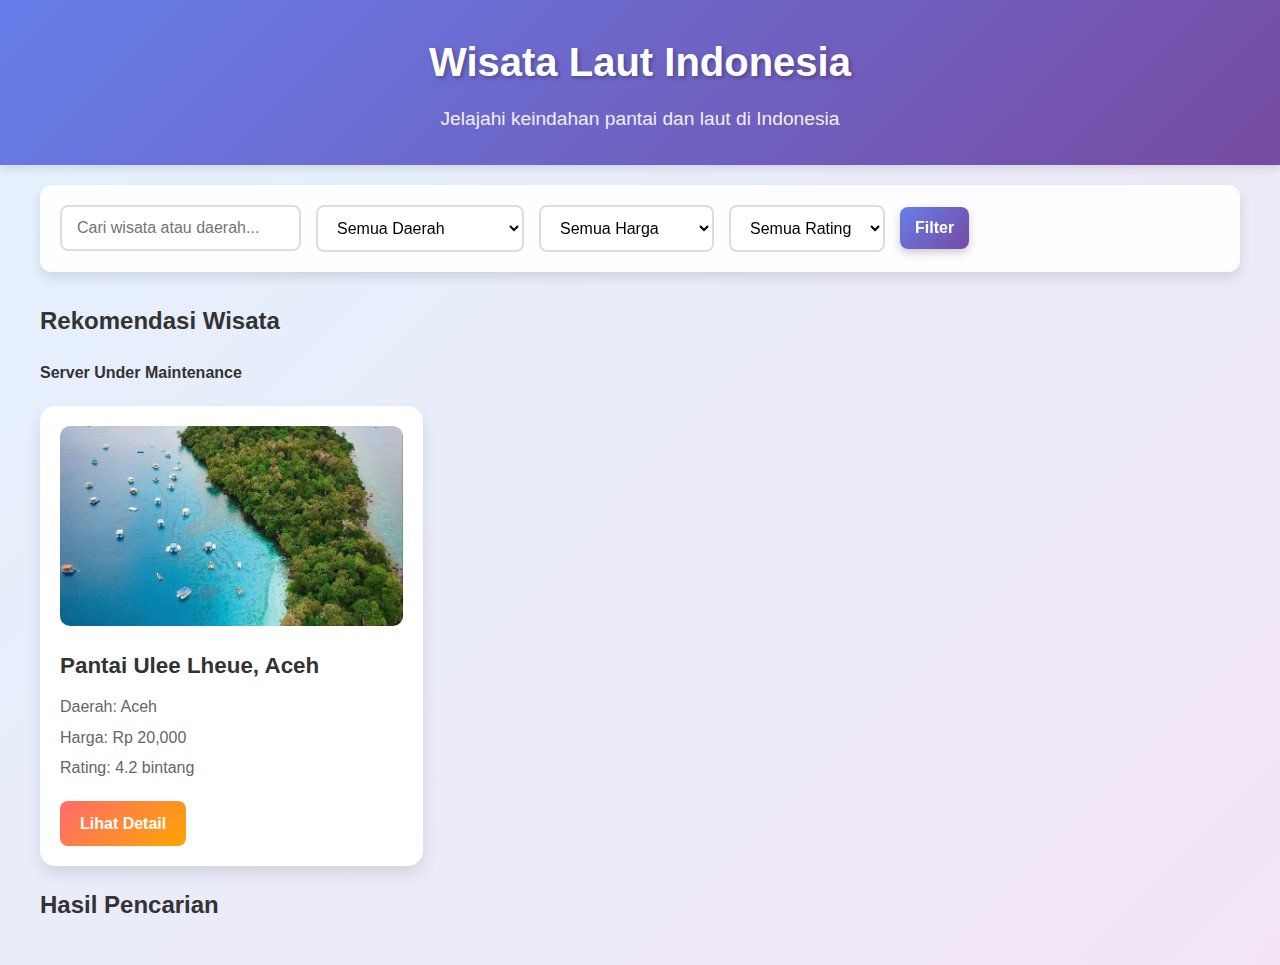
<file: index.html>
<!DOCTYPE html>
<html lang="id">
<head>
    <meta charset="UTF-8">
    <meta name="viewport" content="width=device-width, initial-scale=1.0">
    <title>Wisata Laut Indonesia</title>
    <link rel="stylesheet" href="style.css">
</head>
<body>
    <header>
        <h1>Wisata Laut Indonesia</h1>
        <p>Jelajahi keindahan pantai dan laut di Indonesia</p>
    </header>

    <main>
        <section id="search-filter">
            <input type="text" id="search-input" placeholder="Cari wisata atau daerah...">
            <select id="filter-daerah">
                <option value="">Semua Daerah</option>
                <!-- Daerah akan diisi oleh JS -->
            </select>
            <select id="filter-harga">
        <option value="">Semua Harga</option>
        <option value="0-200000">0-200.000</option>
        <option value="200000-500000">200.000-500.000</option>
        <option value=">500000">> 500.000</option>
    </select>
            <select id="filter-rating">
                <option value="">Semua Rating</option>
                <option value="1">1+ Bintang</option>
                <option value="2">2+ Bintang</option>
                <option value="3">3+ Bintang</option>
                <option value="4">4+ Bintang</option>
                <option value="5">5 Bintang</option>
            </select>
            <button id="filter-btn">Filter</button>
        </section>

        <section id="rekomendasi">
            <h2>Rekomendasi Wisata</h2>
            <strong>Server Under Maintenance</strong>
            <div id="rekomendasi-list">
                <!-- Rekomendasi akan diisi oleh JS -->
            </div>
        </section>

        <section id="hasil-pencarian">
            <h2>Hasil Pencarian</h2>
            <div id="wisata-list">
                <!-- Hasil pencarian/filter akan diisi oleh JS -->
            </div>
        </section>
    </main>

    <script src="script.js"></script>
</body>
</html>
</file>
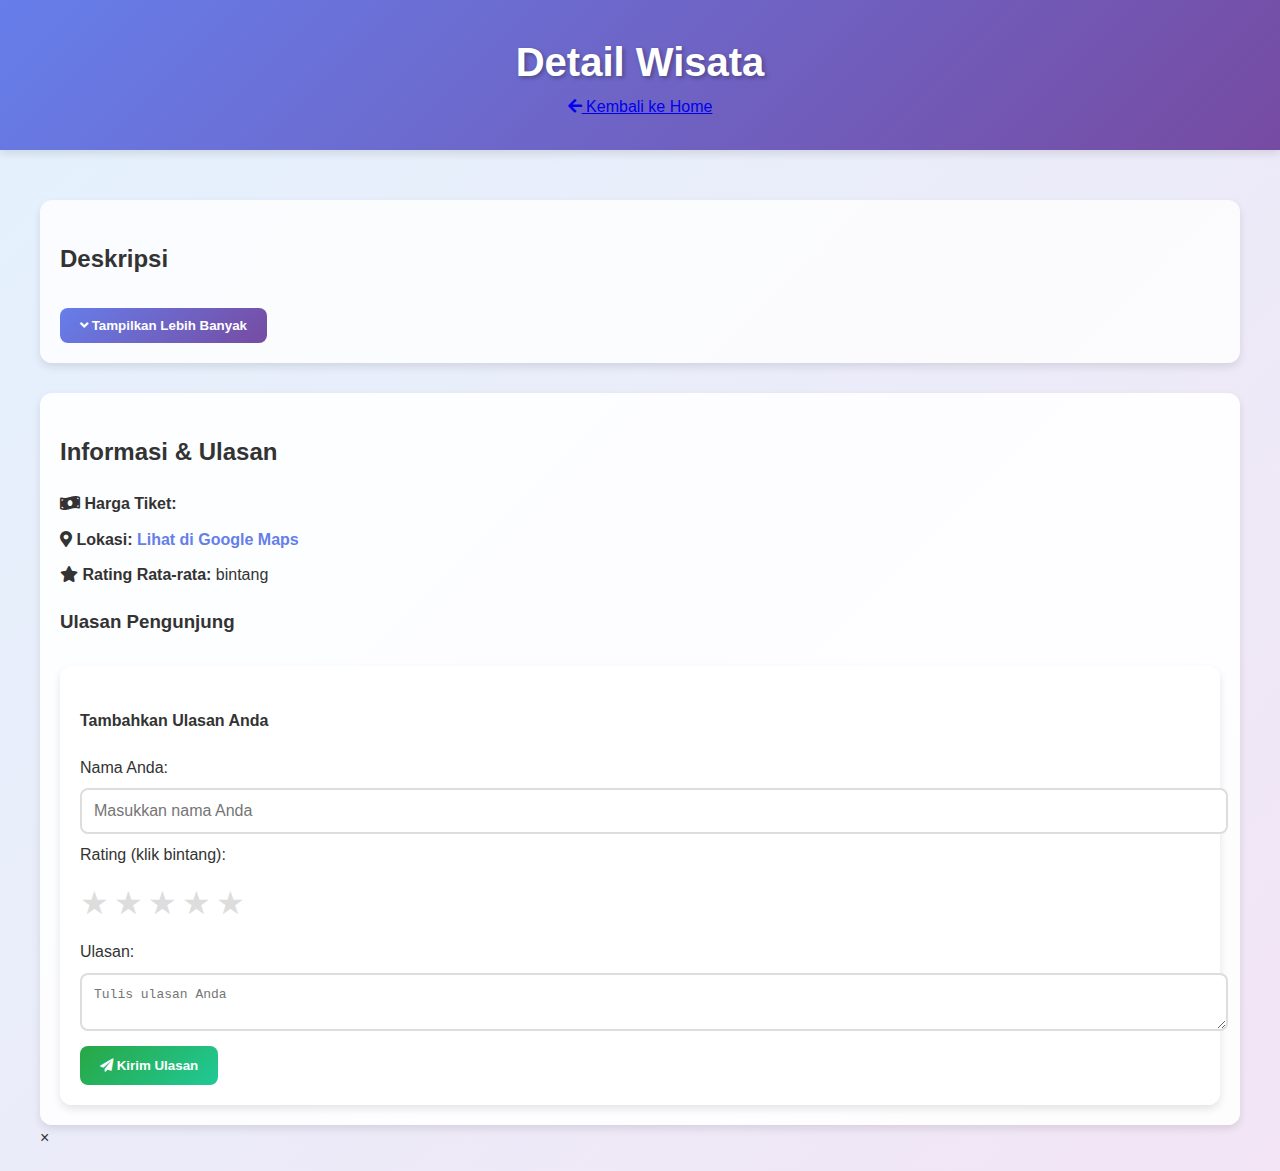
<file: wisata.html>
<!DOCTYPE html>
<html lang="id">
<head>
    <meta charset="UTF-8">
    <meta name="viewport" content="width=device-width, initial-scale=1.0">
    <title>Detail Wisata</title>
    <link rel="stylesheet" href="style.css">
    <link rel="stylesheet" href="https://cdnjs.cloudflare.com/ajax/libs/font-awesome/5.15.3/css/all.min.css">
</head>
<body>
    <header>
        <h1 id="wisata-nama">Detail Wisata</h1>
        <a href="index.html" id="Back" class="back-home-btn">
            <i class="fas fa-arrow-left"></i> Kembali ke Home
        </a>
    </header>

    <main>
        <section id="gambar-wisata">
            </section>

        <section id="deskripsi">
            <h2>Deskripsi</h2>
            <p id="deskripsi-text"></p>
            <button id="toggle-deskripsi"><i class="fas fa-angle-down"></i> Tampilkan Lebih Banyak</button>
        </section>

        <section id="info-lain">
            <h2>Informasi & Ulasan</h2>
            <p><strong><i class="fas fa-money-bill-wave"></i> Harga Tiket:</strong> <span id="harga"></span></p>
            <p><strong><i class="fas fa-map-marker-alt"></i> Lokasi:</strong> <a id="lokasi" href="#" target="_blank">Lihat di Google Maps</a></p>
            <p><strong><i class="fas fa-star"></i> Rating Rata-rata:</strong> <span id="rating"></span> bintang</p>
            
            <h3>Ulasan Pengunjung</h3>
            <div id="ulasan-list">
                </div>
            
            <form id="tambah-ulasan">
                <h4>Tambahkan Ulasan Anda</h4>
                <label for="nama-input">Nama Anda:</label>
                <input type="text" id="nama-input" required placeholder="Masukkan nama Anda">
                
                <label>Rating (klik bintang):</label>
                <div id="star-rating">
                    <span class="star" data-value="1">★</span>
                    <span class="star" data-value="2">★</span>
                    <span class="star" data-value="3">★</span>
                    <span class="star" data-value="4">★</span>
                    <span class="star" data-value="5">★</span>
                </div>
                <input type="hidden" id="rating-input" value="0"> <label for="ulasan-input">Ulasan:</label>
                <textarea id="ulasan-input" required placeholder="Tulis ulasan Anda"></textarea>
                <button type="submit"><i class="fas fa-paper-plane"></i> Kirim Ulasan</button>
            </form>
        </section>
        
        <div id="image-modal" class="modal">
            <span class="close-btn">&times;</span>
            <img class="modal-content" id="modal-image">
        </div>
    </main>

    <script src="script.js"></script>
</body>
</html>
</file>
<file: style.css>
/* Font dan Reset */
body {
    font-family: 'Segoe UI', Tahoma, Geneva, Verdana, sans-serif;
    margin: 0;
    padding: 0;
    background: linear-gradient(135deg, #e3f2fd 0%, #f3e5f5 100%); /* Gradiasi biru-ungu halus */
    color: #333;
    line-height: 1.6;
    transition: background 0.3s ease; /* Transisi halus */
}

/* Header dengan gradien */
header {
    background: linear-gradient(135deg, #667eea 0%, #764ba2 100%); /* Gradiasi ungu-biru */
    color: white;
    text-align: center;
    padding: 30px 20px;
    box-shadow: 0 4px 8px rgba(0,0,0,0.1);
    position: relative;
}

header h1 {
    margin: 0;
    font-size: 2.5em;
    font-weight: 700;
    text-shadow: 2px 2px 4px rgba(0,0,0,0.3);
}

header p {
    margin: 10px 0 0;
    font-size: 1.2em;
    opacity: 0.9;
}

/* Main container */
main {
    max-width: 1200px;
    margin: 0 auto;
    padding: 20px;
}

/* Search-Filter Bar dengan desain modern */
#search-filter {
    display: flex;
    flex-wrap: wrap;
    gap: 15px;
    margin-bottom: 30px;
    padding: 20px;
    background: rgba(255, 255, 255, 0.9);
    border-radius: 12px;
    box-shadow: 0 6px 12px rgba(0,0,0,0.1);
    backdrop-filter: blur(10px); /* Efek blur untuk modernitas */
    align-items: center;
}

#search-filter input, #search-filter select, #search-filter button {
    padding: 12px 15px;
    border: 2px solid #ddd;
    border-radius: 8px;
    font-size: 1em;
    transition: all 0.3s ease;
    background: white;
}

#search-filter input:focus, #search-filter select:focus {
    border-color: #667eea;
    box-shadow: 0 0 8px rgba(102, 126, 234, 0.3);
    outline: none;
}

#search-filter button {
    background: linear-gradient(135deg, #667eea 0%, #764ba2 100%);
    color: white;
    border: none;
    cursor: pointer;
    font-weight: 600;
    box-shadow: 0 4px 8px rgba(0,0,0,0.2);
}

#search-filter button:hover {
    transform: translateY(-2px);
    box-shadow: 0 6px 12px rgba(0,0,0,0.3);
}

/* Wisata List dan Rekomendasi */
#wisata-list, #rekomendasi-list {
    display: grid;
    grid-template-columns: repeat(auto-fill, minmax(320px, 1fr));
    gap: 25px;
    margin-top: 20px;
}

.wisata-item {
    background: white;
    border: none;
    border-radius: 15px;
    padding: 20px;
    box-shadow: 0 8px 16px rgba(0,0,0,0.1);
    transition: transform 0.3s ease, box-shadow 0.3s ease;
    overflow: hidden;
    position: relative;
}

.wisata-item:hover {
    transform: translateY(-5px);
    box-shadow: 0 12px 24px rgba(0,0,0,0.2);
}

.wisata-item img {
    width: 100%;
    height: 200px;
    object-fit: cover;
    border-radius: 10px;
    margin-bottom: 15px;
}

.wisata-item h3 {
    margin: 0 0 10px;
    font-size: 1.4em;
    color: #333;
}

.wisata-item p {
    margin: 5px 0;
    color: #666;
}

.wisata-item a {
    display: inline-block;
    margin-top: 15px;
    padding: 10px 20px;
    background: linear-gradient(135deg, #ff6b6b 0%, #ffa500 100%);
    color: white;
    text-decoration: none;
    border-radius: 8px;
    font-weight: 600;
    transition: background 0.3s ease;
}

.wisata-item a:hover {
    background: linear-gradient(135deg, #ff5252 0%, #ff8c00 100%);
}

/* Halaman Detail Wisata */
#gambar-wisata {
    display: grid;
    grid-template-columns: repeat(auto-fill, minmax(200px, 1fr));
    gap: 15px;
    margin-bottom: 30px;
}

#gambar-wisata img {
    width: 100%;
    height: 150px;
    object-fit: cover;
    border-radius: 10px;
    transition: transform 0.3s ease;
}

#gambar-wisata img:hover {
    transform: scale(1.05);
}

#deskripsi {
    margin-bottom: 30px;
    background: rgba(255, 255, 255, 0.8);
    padding: 20px;
    border-radius: 12px;
    box-shadow: 0 4px 8px rgba(0,0,0,0.1);
}

#toggle-deskripsi {
    background: linear-gradient(135deg, #667eea 0%, #764ba2 100%);
    color: white;
    border: none;
    padding: 10px 20px;
    border-radius: 8px;
    cursor: pointer;
    font-weight: 600;
    transition: all 0.3s ease;
    margin-top: 10px;
}

#toggle-deskripsi:hover {
    transform: translateY(-2px);
    box-shadow: 0 4px 8px rgba(0,0,0,0.2);
}

#info-lain {
    background: rgba(255, 255, 255, 0.9);
    padding: 20px;
    border-radius: 12px;
    box-shadow: 0 4px 8px rgba(0,0,0,0.1);
}

#info-lain p {
    margin: 10px 0;
}

#info-lain a {
    color: #667eea;
    text-decoration: none;
    font-weight: 600;
}

#info-lain a:hover {
    text-decoration: underline;
}

#ulasan-list {
    margin-top: 20px;
}

.ulasan-item {
    border-bottom: 1px solid #eee;
    padding: 15px 0;
    background: #f9f9f9;
    border-radius: 8px;
    margin-bottom: 10px;
}

#tambah-ulasan {
    margin-top: 30px;
    background: rgba(255, 255, 255, 0.8);
    padding: 20px;
    border-radius: 12px;
    box-shadow: 0 4px 8px rgba(0,0,0,0.1);
}

#tambah-ulasan input, #tambah-ulasan textarea {
    width: 100%;
    padding: 12px;
    margin: 8px 0;
    border: 2px solid #ddd;
    border-radius: 8px;
    font-size: 1em;
    transition: border-color 0.3s ease;
}

#tambah-ulasan input:focus, #tambah-ulasan textarea:focus {
    border-color: #667eea;
    outline: none;
}

#tambah-ulasan button {
    background: linear-gradient(135deg, #28a745 0%, #20c997 100%);
    color: white;
    border: none;
    padding: 12px 20px;
    border-radius: 8px;
    cursor: pointer;
    font-weight: 600;
    transition: all 0.3s ease;
}

#tambah-ulasan button:hover {
    transform: translateY(-2px);
    box-shadow: 0 4px 8px rgba(0,0,0,0.2);
}

/* Responsivitas */
@media (max-width: 768px) {
    #search-filter {
        flex-direction: column;
        align-items: stretch;
    }
    .wisata-item {
        width: 100%;
    }
    header h1 {
        font-size: 2em;
    }
}

/* Hal Khusus untuk Wisata ID 1: Gradiasi Pink-Putih dan Warna Pink */
.special-wisata {
    background: linear-gradient(135deg, #ffcccc 0%, #ffffff 100%); /* Gradiasi pink-putih */
    color: #d81b60; /* Warna teks pink gelap */
}

.special-wisata header {
    background: linear-gradient(135deg, #00bfff 0%, #9966cb 50%,#ffc6ca 100%); /* Gradiasi pink untuk header */
}

.special-wisata .wisata-item a, .special-wisata #toggle-deskripsi, .special-wisata #tambah-ulasan button {
    background: linear-gradient(135deg, #ff1493 0%, #ff69b4 100%); /* Aksen pink */
}

.special-wisata #info-lain a {
    color: #ff1493;
}

/* Star Rating Styling */
#star-rating {
    display: flex;
    gap: 5px;
    margin: 10px 0;
}

.star {
    font-size: 2em;
    color: #ddd;
    cursor: pointer;
    transition: color 0.3s ease;
}

.star:hover, .star.active {
    color: #ffd700; /* Warna emas untuk bintang aktif/hover */
}

.star.active ~ .star {
    color: #ddd; /* Bintang setelah yang aktif tetap abu */
}
</file>
